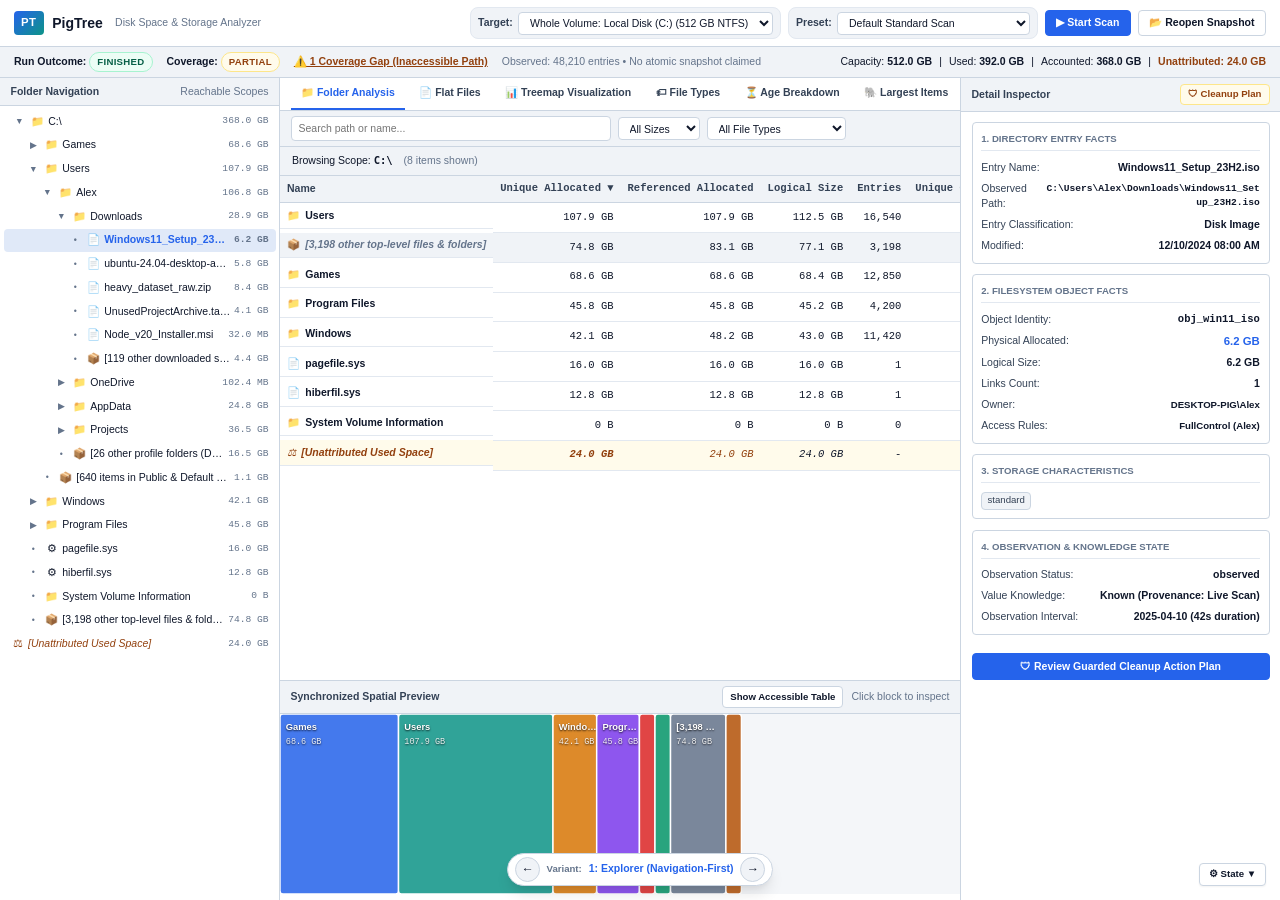
<file: prototypes/core-analysis-workflows/index.html>
<!DOCTYPE html>
<html lang="en">
<head>
  <meta charset="UTF-8">
  <meta name="viewport" content="width=device-width, initial-scale=1.0">
  <title>PigTree - Core Analysis Workflows Prototype</title>
  <link rel="stylesheet" href="style.css">
</head>
<body>
  <div id="app-root"></div>

  <script type="module" src="app.js"></script>
</body>
</html>
</file>
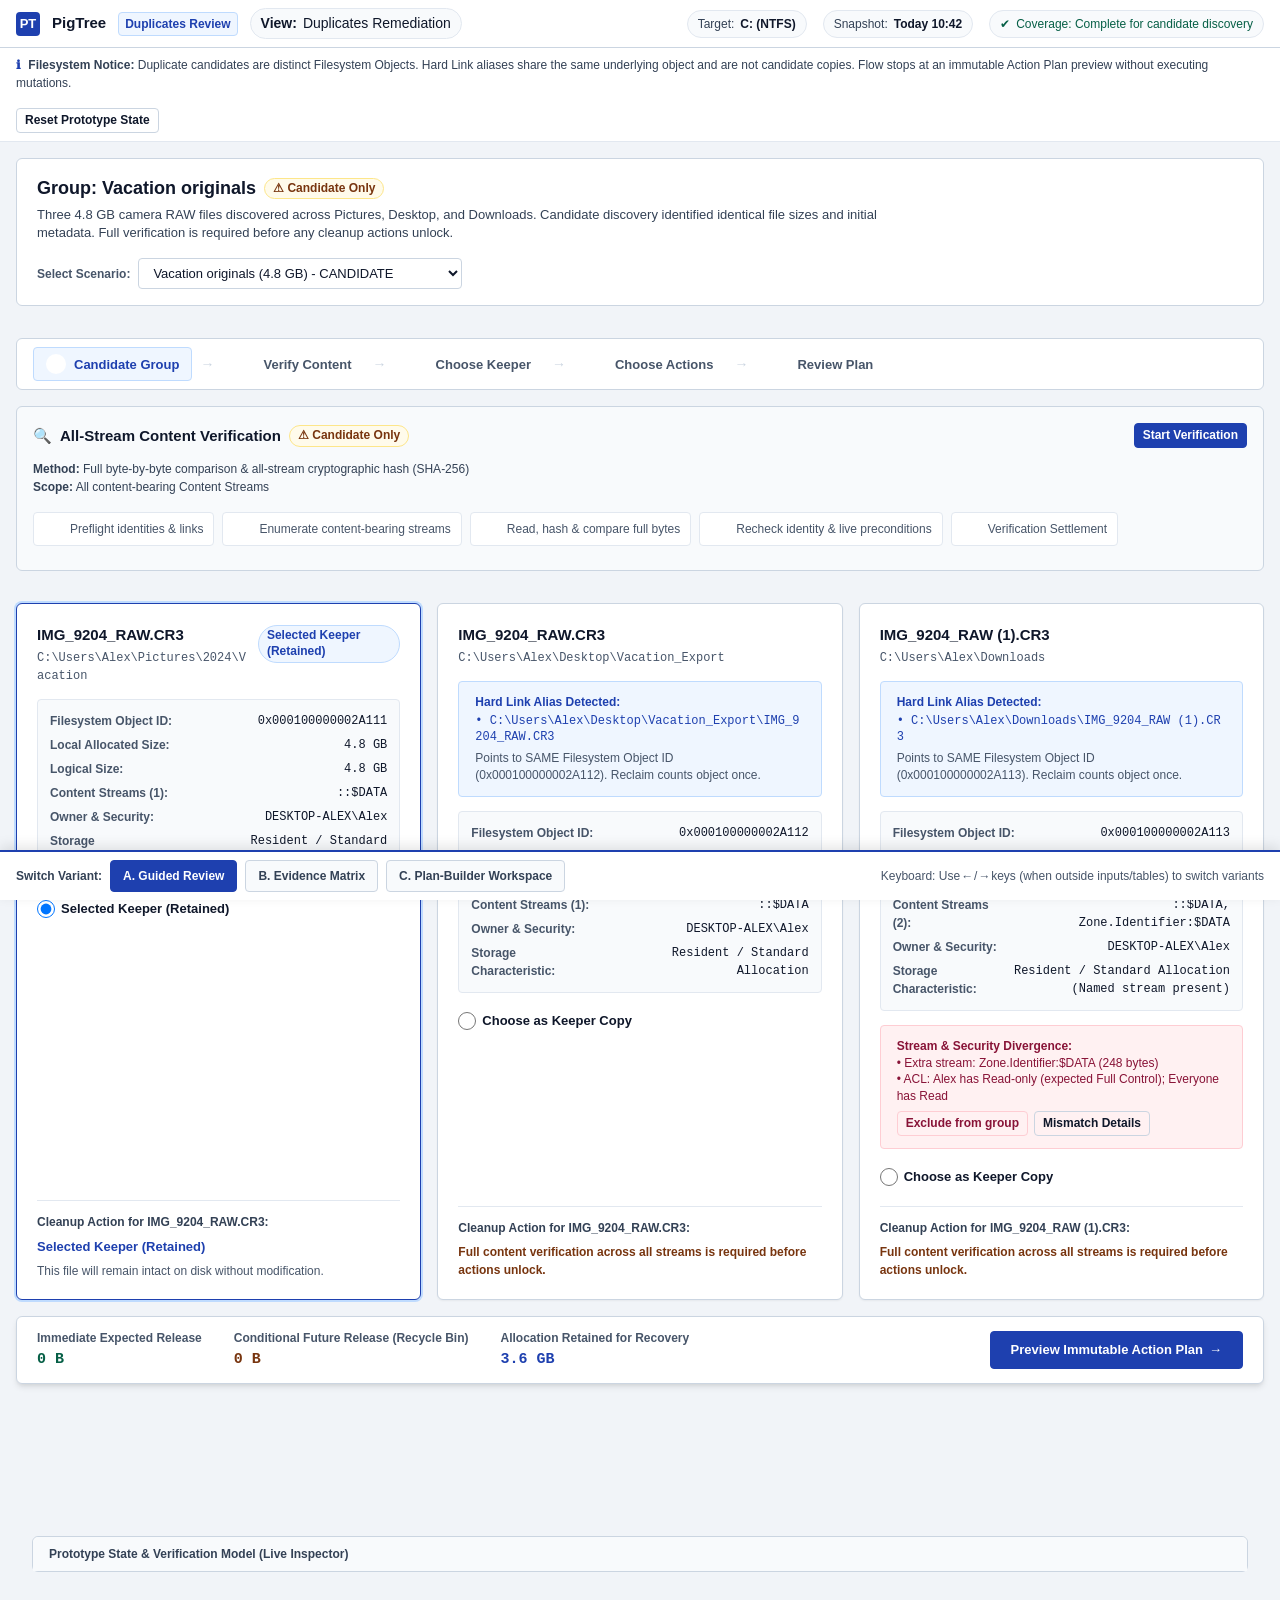
<file: prototypes/duplicate-remediation/index.html>
<!DOCTYPE html>
<html lang="en">
<head>
  <meta charset="UTF-8">
  <meta name="viewport" content="width=device-width, initial-scale=1.0">
  <title>PigTree - Safe Duplicate Review & Remediation Prototype</title>
  <link rel="stylesheet" href="style.css">
</head>
<body>
  <a href="#main-content" class="skip-link">Skip to main content</a>

  <!-- ARIA Live Announcer for screen readers -->
  <div id="aria-live-announcer" class="sr-only" aria-live="polite" aria-atomic="true"></div>

  <!-- Windows Desktop Chrome -->
  <header class="app-chrome" role="banner">
    <div class="chrome-left">
      <span class="brand-icon" aria-hidden="true">PT</span>
      <span class="brand-title">PigTree</span>
      <span class="brand-badge">Duplicates Review</span>
      <span class="meta-pill"><strong>View:</strong> Duplicates Remediation</span>
    </div>
    <div class="chrome-meta">
      <div class="meta-pill">
        <span>Target:</span> <strong>C: (NTFS)</strong>
      </div>
      <div class="meta-pill">
        <span>Snapshot:</span> <strong>Today 10:42</strong>
      </div>
      <div class="meta-pill meta-coverage">
        <span aria-hidden="true">&#x2714;</span> <span>Coverage: Complete for candidate discovery</span>
      </div>
    </div>
  </header>

  <!-- Hard link disclaimer banner -->
  <div class="chrome-notice" role="note" aria-label="Filesystem semantics reminder">
    <div>
      <span class="notice-icon" aria-hidden="true">&#x2139;</span>
      <strong>Filesystem Notice:</strong> Duplicate candidates are distinct Filesystem Objects. Hard Link aliases share the same underlying object and are not candidate copies. Flow stops at an immutable Action Plan preview without executing mutations.
    </div>
    <button id="btn-reset-state" class="btn btn-sm" title="Reset prototype state to initial defaults">Reset Prototype State</button>
  </div>

  <!-- Main Content Workspace -->
  <main id="main-content" tabindex="-1">
    <div id="app-root">
      <!-- Variant View injected dynamically by app.js -->
    </div>

    <!-- Collapsible Prototype State Inspection for reviewers -->
    <div style="max-width: 1600px; margin: 1rem auto; padding: 0 1rem;">
      <details id="state-inspector" class="state-inspector-details">
        <summary class="state-inspector-summary">Prototype State &amp; Verification Model (Live Inspector)</summary>
        <pre id="state-inspector-json" class="state-inspector-content" aria-label="Raw prototype state JSON"></pre>
      </details>
    </div>
  </main>

  <!-- Dialog / Modal Container (No landmark role when empty) -->
  <div id="modal-container"></div>

  <!-- Floating Variant Switcher Bar -->
  <aside class="floating-switcher-bar" aria-label="Prototype Variant Switcher">
    <div class="switcher-variants" role="toolbar" aria-label="Interaction model variants">
      <span style="font-size: var(--font-size-xs); font-weight: 700; color: var(--text-muted);">Switch Variant:</span>
      <button class="switcher-btn" data-variant="guided" id="nav-variant-guided" aria-pressed="false">
        <span>A. Guided Review</span>
      </button>
      <button class="switcher-btn" data-variant="matrix" id="nav-variant-matrix" aria-pressed="false">
        <span>B. Evidence Matrix</span>
      </button>
      <button class="switcher-btn" data-variant="plan" id="nav-variant-plan" aria-pressed="false">
        <span>C. Plan-Builder Workspace</span>
      </button>
    </div>
    <div class="switcher-hint">
      <span>Keyboard: Use <kbd>&larr;</kbd> / <kbd>&rarr;</kbd> keys (when outside inputs/tables) to switch variants</span>
    </div>
  </aside>

  <script type="module" src="app.js"></script>
</body>
</html>
</file>
<file: prototypes/core-analysis-workflows/style.css>
/* PigTree Core Analysis Workflows Prototype Styling */
/* High-contrast friendly, accessible, rem-based scalable sizing, dependency-free */

:root {
  --bg-app: #f4f6f9;
  --bg-surface: #ffffff;
  --bg-subtle: #f0f3f7;
  --bg-hover: #e8ecf2;
  --bg-selected: #e0e9f8;
  --border-color: #cbd5e1;
  --border-subtle: #e2e8f0;
  
  --text-main: #0f172a;
  --text-muted: #334155;
  --text-dim: #64748b;
  --text-accent: #1d4ed8;
  
  --primary: #2563eb;
  --primary-hover: #1d4ed8;
  --primary-subtle: #eff6ff;
  --accent-teal: #0f766e;
  --accent-teal-bg: #f0fdfa;
  --accent-teal-border: #99f6e4;
  
  --accent-amber: #92400e;
  --accent-amber-bg: #fffbeb;
  --accent-amber-border: #fde68a;
  
  --accent-rose: #be123c;
  --accent-rose-bg: #fff1f2;
  --accent-rose-border: #fecdd3;
  
  --accent-purple: #6d28d9;
  --accent-purple-bg: #f5f3ff;
  --accent-purple-border: #ddd6fe;
  
  --accent-emerald: #065f46;
  --accent-emerald-bg: #ecfdf5;
  --accent-emerald-border: #a7f3d0;
  
  --focus-ring: #2563eb;
  --shadow-sm: 0 1px 2px 0 rgba(0, 0, 0, 0.05);
  --shadow-md: 0 4px 6px -1px rgba(0, 0, 0, 0.1), 0 2px 4px -1px rgba(0, 0, 0, 0.06);
  --shadow-lg: 0 10px 15px -3px rgba(0, 0, 0, 0.1), 0 4px 6px -2px rgba(0, 0, 0, 0.05);
  
  --radius-sm: 4px;
  --radius-md: 8px;
  --radius-lg: 12px;
  --radius-pill: 9999px;
  
  --font-family: -apple-system, BlinkMacSystemFont, "Segoe UI", Roboto, "Helvetica Neue", Arial, sans-serif;
  --font-mono: ui-monospace, SFMono-Regular, Menlo, Monaco, Consolas, "Liberation Mono", "Courier New", monospace;
}

@media (prefers-color-scheme: dark) {
  :root {
    --bg-app: #0b1120;
    --bg-surface: #1e293b;
    --bg-subtle: #131d2e;
    --bg-hover: #2d3b52;
    --bg-selected: #1e3a5f;
    --border-color: #334155;
    --border-subtle: #1e293b;
    
    --text-main: #f8fafc;
    --text-muted: #cbd5e1;
    --text-dim: #94a3b8;
    --text-accent: #93c5fd;
    
    --primary: #3b82f6;
    --primary-hover: #60a5fa;
    --primary-subtle: #172554;
    
    --accent-teal: #2dd4bf;
    --accent-teal-bg: #042f2e;
    --accent-teal-border: #115e59;
    
    --accent-amber: #fbbf24;
    --accent-amber-bg: #451a03;
    --accent-amber-border: #78350f;
    
    --accent-rose: #fb7185;
    --accent-rose-bg: #4c0519;
    --accent-rose-border: #881337;
    
    --accent-purple: #c084fc;
    --accent-purple-bg: #2e1065;
    --accent-purple-border: #581c87;
    
    --accent-emerald: #34d399;
    --accent-emerald-bg: #022c22;
    --accent-emerald-border: #064e3b;
    
    --focus-ring: #60a5fa;
  }
}

*, *::before, *::after {
  box-sizing: border-box;
  margin: 0;
  padding: 0;
}

html, body {
  height: 100%;
  font-family: var(--font-family);
  color: var(--text-main);
  background-color: var(--bg-app);
  font-size: 14px;
  line-height: 1.5;
  -webkit-font-smoothing: antialiased;
}

button, input, select, textarea {
  font: inherit;
  color: inherit;
}

a {
  color: var(--primary);
  text-decoration: none;
}
a:hover {
  text-decoration: underline;
}

:focus-visible {
  outline: 2px solid var(--focus-ring);
  outline-offset: 2px;
}

.visually-hidden {
  position: absolute;
  width: 1px;
  height: 1px;
  padding: 0;
  margin: -1px;
  overflow: hidden;
  clip: rect(0, 0, 0, 0);
  white-space: nowrap;
  border: 0;
}

/* App container */
.app-container {
  display: flex;
  flex-direction: column;
  height: 100vh;
  overflow: hidden;
  position: relative;
}

/* Header & Top Bar */
.app-header {
  background-color: var(--bg-surface);
  border-bottom: 1px solid var(--border-color);
  padding: 0.5rem 1rem;
  display: flex;
  align-items: center;
  justify-content: space-between;
  gap: 0.75rem;
  flex-shrink: 0;
  z-index: 10;
}

.brand-section {
  display: flex;
  align-items: center;
  gap: 0.625rem;
}

.logo-badge {
  background: linear-gradient(135deg, #2563eb, #0d9488);
  color: white;
  font-weight: 700;
  font-size: 0.8125rem;
  padding: 0.25rem 0.5rem;
  border-radius: var(--radius-sm);
  letter-spacing: 0.5px;
}

.brand-title {
  font-size: 1rem;
  font-weight: 700;
  color: var(--text-main);
}

.brand-tagline {
  font-size: 0.75rem;
  color: var(--text-dim);
  margin-left: 0.25rem;
}

/* Target & Preset Controls */
.header-controls {
  display: flex;
  align-items: center;
  gap: 0.5rem;
  flex-wrap: wrap;
}

.control-group {
  display: flex;
  align-items: center;
  gap: 0.375rem;
  background-color: var(--bg-subtle);
  padding: 0.25rem 0.5rem;
  border-radius: var(--radius-md);
  border: 1px solid var(--border-subtle);
}

.control-label {
  font-size: 0.75rem;
  font-weight: 600;
  color: var(--text-muted);
  white-space: nowrap;
}

.select-input, .text-input {
  background-color: var(--bg-surface);
  border: 1px solid var(--border-color);
  padding: 0.25rem 0.5rem;
  border-radius: var(--radius-sm);
  font-size: 0.75rem;
  color: var(--text-main);
}
.select-input:focus, .text-input:focus {
  border-color: var(--primary);
}

.btn {
  display: inline-flex;
  align-items: center;
  justify-content: center;
  gap: 0.375rem;
  padding: 0.3125rem 0.75rem;
  font-size: 0.75rem;
  font-weight: 600;
  border-radius: var(--radius-sm);
  cursor: pointer;
  border: 1px solid var(--border-color);
  background-color: var(--bg-surface);
  color: var(--text-main);
  transition: background-color 0.15s ease, border-color 0.15s ease;
}

.btn:hover {
  background-color: var(--bg-hover);
}

.btn-primary {
  background-color: var(--primary);
  border-color: var(--primary);
  color: #ffffff;
}
.btn-primary:hover {
  background-color: var(--primary-hover);
}

.btn-accent {
  background-color: var(--accent-teal);
  border-color: var(--accent-teal);
  color: #ffffff;
}

.btn-sm {
  padding: 0.1875rem 0.5rem;
  font-size: 0.6875rem;
}

.btn-warning {
  background-color: var(--accent-amber-bg);
  border-color: var(--accent-amber-border);
  color: var(--accent-amber);
}

.btn-danger {
  background-color: var(--accent-rose);
  border-color: var(--accent-rose);
  color: #ffffff;
}

.btn-drawer-toggle {
  display: none;
  margin-left: auto;
}

/* Historical Snapshot Banner */
.historical-banner {
  background-color: var(--accent-purple-bg);
  border-bottom: 1px solid var(--accent-purple-border);
  padding: 0.375rem 1rem;
  font-size: 0.75rem;
  color: var(--accent-purple);
  font-weight: 600;
  display: flex;
  align-items: center;
  justify-content: space-between;
  gap: 0.75rem;
}

/* Coverage & Scan Status Strip */
.status-strip {
  background-color: var(--bg-subtle);
  border-bottom: 1px solid var(--border-color);
  padding: 0.375rem 1rem;
  display: flex;
  align-items: center;
  justify-content: space-between;
  font-size: 0.75rem;
  gap: 0.75rem;
  flex-shrink: 0;
  flex-wrap: wrap;
}

.status-indicators {
  display: flex;
  align-items: center;
  gap: 1rem;
  flex-wrap: wrap;
}

.status-strip-metrics {
  display: flex;
  align-items: center;
  gap: 0.5rem;
  flex-wrap: wrap;
  font-size: 0.75rem;
}

.status-badge {
  display: inline-flex;
  align-items: center;
  gap: 0.3125rem;
  padding: 0.125rem 0.5rem;
  border-radius: var(--radius-pill);
  font-size: 0.6875rem;
  font-weight: 700;
  letter-spacing: 0.3px;
}

.badge-complete {
  background-color: var(--accent-emerald-bg);
  color: var(--accent-emerald);
  border: 1px solid var(--accent-emerald-border);
}
.badge-partial {
  background-color: var(--accent-amber-bg);
  color: var(--accent-amber);
  border: 1px solid var(--accent-amber-border);
}
.badge-indeterminate {
  background-color: var(--bg-subtle);
  color: var(--text-dim);
  border: 1px solid var(--border-color);
}
.badge-active {
  background-color: var(--primary-subtle);
  color: var(--primary);
  border: 1px solid var(--primary);
}

.gap-link-btn {
  background: none;
  border: none;
  padding: 0;
  color: var(--accent-amber);
  font-weight: 700;
  cursor: pointer;
  text-decoration: underline;
  font-size: 0.75rem;
}

/* Main workspace layout */
.workspace-root {
  display: flex;
  flex: 1;
  overflow: hidden;
  position: relative;
}

/* Layout for Variant 1: Explorer */
.variant-explorer-layout {
  display: flex;
  flex: 1;
  height: 100%;
  overflow: hidden;
}

.explorer-sidebar {
  width: 280px;
  min-width: 220px;
  border-right: 1px solid var(--border-color);
  background-color: var(--bg-surface);
  display: flex;
  flex-direction: column;
  flex-shrink: 0;
}

.explorer-main {
  flex: 1;
  display: flex;
  flex-direction: column;
  min-width: 0;
  background-color: var(--bg-app);
}

.explorer-center {
  flex: 1;
  display: flex;
  flex-direction: column;
  min-height: 0;
  overflow: hidden;
}

.explorer-subpanel {
  height: 220px;
  min-height: 140px;
  border-top: 1px solid var(--border-color);
  background-color: var(--bg-surface);
  display: flex;
  flex-direction: column;
  flex-shrink: 0;
}

.explorer-inspector {
  width: 320px;
  min-width: 260px;
  border-left: 1px solid var(--border-color);
  background-color: var(--bg-surface);
  display: flex;
  flex-direction: column;
  flex-shrink: 0;
  overflow-y: auto;
}

/* Layout for Variant 2: Insights */
.variant-insights-layout {
  display: flex;
  flex: 1;
  flex-direction: row;
  overflow: hidden;
  background-color: var(--bg-app);
}

.insights-content {
  flex: 1;
  display: flex;
  flex-direction: column;
  overflow-y: auto;
  padding: 1rem;
  gap: 1rem;
  min-width: 0;
}

.insights-card-grid {
  display: grid;
  grid-template-columns: repeat(auto-fit, minmax(260px, 1fr));
  gap: 1rem;
  width: 100%;
}

.insight-card {
  background-color: var(--bg-surface);
  border: 1px solid var(--border-color);
  border-radius: var(--radius-md);
  padding: 1rem;
  display: flex;
  flex-direction: column;
  gap: 0.5rem;
  box-shadow: var(--shadow-sm);
  transition: transform 0.1s ease, border-color 0.15s ease;
}

.insight-card:hover {
  border-color: var(--primary);
}

.insight-card.card-purple {
  border-left: 4px solid var(--accent-purple);
}
.insight-card.card-teal {
  border-left: 4px solid var(--accent-teal);
}
.insight-card.card-amber {
  border-left: 4px solid var(--accent-amber);
}

.insight-card-header {
  display: flex;
  align-items: flex-start;
  justify-content: space-between;
  gap: 0.5rem;
}

.insight-question {
  font-size: 0.875rem;
  font-weight: 700;
  color: var(--text-main);
}

.insight-metric-highlight {
  font-size: 1.25rem;
  font-weight: 800;
  color: var(--primary);
  white-space: nowrap;
}

.highlight-purple { color: var(--accent-purple); }
.highlight-teal { color: var(--accent-teal); }
.highlight-amber { color: var(--accent-amber); }

.insight-explanation {
  font-size: 0.75rem;
  color: var(--text-muted);
  line-height: 1.4;
}

.insight-bullets {
  font-size: 0.75rem;
  padding-left: 1.125rem;
  color: var(--text-muted);
  display: flex;
  flex-direction: column;
  gap: 0.25rem;
}

.insight-actions {
  display: flex;
  gap: 0.375rem;
  margin-top: auto;
  padding-top: 0.375rem;
  flex-wrap: wrap;
}

.insights-drilldown-section {
  background-color: var(--bg-surface);
  border: 1px solid var(--border-color);
  border-radius: var(--radius-md);
  padding: 1rem;
  display: flex;
  flex-direction: column;
  gap: 0.75rem;
  margin-bottom: 2rem;
}

/* Layout for Variant 3: Workbench */
.variant-workbench-layout {
  display: flex;
  flex-direction: column;
  flex: 1;
  overflow: hidden;
  background-color: var(--bg-app);
}

.workbench-command-bar {
  background-color: var(--bg-surface);
  border-bottom: 1px solid var(--border-color);
  padding: 0.375rem 0.75rem;
  display: flex;
  align-items: center;
  gap: 0.5rem;
  flex-wrap: wrap;
  font-size: 0.75rem;
}

.workbench-bar-label {
  font-size: 0.75rem;
  font-weight: 700;
  color: var(--text-muted);
}

.workbench-filter-tokens {
  display: flex;
  align-items: center;
  gap: 0.375rem;
  flex-wrap: wrap;
}

.filter-token {
  background-color: var(--bg-subtle);
  border: 1px solid var(--border-color);
  padding: 0.125rem 0.5rem;
  border-radius: var(--radius-sm);
  font-size: 0.6875rem;
  font-weight: 600;
  display: inline-flex;
  align-items: center;
  gap: 0.25rem;
  cursor: pointer;
  color: var(--text-muted);
}

.filter-token:hover {
  background-color: var(--bg-hover);
  color: var(--text-main);
}

.filter-token.active {
  background-color: var(--primary-subtle);
  border-color: var(--primary);
  color: var(--primary);
  font-weight: 700;
}

.filter-token.token-preset {
  background-color: var(--accent-purple-bg);
  border-color: var(--accent-purple-border);
  color: var(--accent-purple);
}

.workbench-body {
  display: flex;
  flex: 1;
  overflow: hidden;
}

.workbench-table-area {
  flex: 1;
  display: flex;
  flex-direction: column;
  overflow: hidden;
  background-color: var(--bg-surface);
  min-width: 0;
}

.workbench-side-panels {
  width: 360px;
  min-width: 280px;
  border-left: 1px solid var(--border-color);
  background-color: var(--bg-surface);
  display: flex;
  flex-direction: column;
  overflow-y: auto;
  flex-shrink: 0;
}

/* Generic Panel Header & Content */
.panel-header {
  background-color: var(--bg-subtle);
  border-bottom: 1px solid var(--border-color);
  padding: 0.375rem 0.75rem;
  display: flex;
  align-items: center;
  justify-content: space-between;
  font-size: 0.75rem;
  font-weight: 700;
  color: var(--text-muted);
  flex-shrink: 0;
}

.panel-body {
  flex: 1;
  overflow: auto;
  padding: 0.5rem;
}

/* Views Navigation Bar (Tabs) */
.view-tabs-bar {
  background-color: var(--bg-surface);
  border-bottom: 1px solid var(--border-color);
  display: flex;
  align-items: center;
  padding: 0 0.75rem;
  gap: 0.25rem;
  flex-shrink: 0;
  overflow-x: auto;
}

.tab-btn {
  padding: 0.5rem 0.75rem;
  font-size: 0.75rem;
  font-weight: 600;
  color: var(--text-muted);
  border: none;
  background: none;
  border-bottom: 2px solid transparent;
  cursor: pointer;
  display: inline-flex;
  align-items: center;
  gap: 0.375rem;
  white-space: nowrap;
}

.tab-btn:hover {
  color: var(--text-main);
}

.tab-btn.active {
  color: var(--primary);
  border-bottom-color: var(--primary);
  font-weight: 700;
}

/* Filter toolbar */
.filter-toolbar {
  padding: 0.375rem 0.75rem;
  background-color: var(--bg-subtle);
  border-bottom: 1px solid var(--border-color);
  display: flex;
  align-items: center;
  gap: 0.5rem;
  flex-wrap: wrap;
}

/* Tree Component */
.tree-view {
  overflow-y: auto;
  font-size: 0.75rem;
  padding: 0.25rem 0;
}

.tree-node {
  display: flex;
  align-items: center;
  gap: 0.25rem;
  padding: 0.25rem 0.5rem;
  cursor: pointer;
  user-select: none;
  border-radius: var(--radius-sm);
  margin: 1px 0.25rem;
}

.tree-node:hover {
  background-color: var(--bg-hover);
}

.tree-node.selected {
  background-color: var(--bg-selected);
  color: var(--primary);
  font-weight: 700;
}

.tree-toggle-btn {
  width: 1.125rem;
  height: 1.125rem;
  display: inline-flex;
  align-items: center;
  justify-content: center;
  font-size: 0.625rem;
  color: var(--text-dim);
  background: none;
  border: none;
  cursor: pointer;
  padding: 0;
  border-radius: 2px;
}
.tree-toggle-btn:hover {
  background-color: var(--bg-hover);
  color: var(--text-main);
}

.tree-toggle-spacer {
  width: 1.125rem;
  display: inline-flex;
  justify-content: center;
  color: var(--text-dim);
  font-size: 0.625rem;
}

.tree-icon {
  width: 1rem;
  height: 1rem;
  display: inline-flex;
  align-items: center;
  justify-content: center;
  font-size: 0.75rem;
}

.tree-title {
  flex: 1;
  white-space: nowrap;
  overflow: hidden;
  text-overflow: ellipsis;
}

.tree-badge {
  font-size: 0.6875rem;
  color: var(--text-dim);
  font-family: var(--font-mono);
}

/* Data Table */
.data-table-container {
  flex: 1;
  overflow: auto;
  position: relative;
  background-color: var(--bg-surface);
}

.data-table {
  width: 100%;
  border-collapse: collapse;
  font-size: 0.75rem;
  text-align: left;
}

.data-table th {
  position: sticky;
  top: 0;
  background-color: var(--bg-subtle);
  border-bottom: 1px solid var(--border-color);
  padding: 0.375rem 0.5rem;
  font-weight: 700;
  color: var(--text-muted);
  white-space: nowrap;
  user-select: none;
  cursor: pointer;
  z-index: 2;
}

.data-table th:hover {
  color: var(--text-main);
  background-color: var(--bg-hover);
}

.data-table td {
  padding: 0.3125rem 0.5rem;
  border-bottom: 1px solid var(--border-subtle);
  white-space: nowrap;
}

.data-table tr {
  cursor: pointer;
}

.data-table tr:hover td {
  background-color: var(--bg-hover);
}

.data-table tr.selected td {
  background-color: var(--bg-selected);
  color: var(--primary);
  font-weight: 700;
}

.data-table tr.reconciliation-row td {
  background-color: var(--accent-amber-bg);
  font-style: italic;
}

.data-table tr.summary-row td {
  background-color: var(--bg-subtle);
}

.cell-mono {
  font-family: var(--font-mono);
  text-align: right;
}

.cell-name {
  display: flex;
  align-items: center;
  gap: 0.375rem;
}

/* Treemap Styling */
.treemap-container {
  width: 100%;
  height: 100%;
  position: relative;
  overflow: hidden;
  background-color: var(--bg-app);
}

.treemap-svg {
  width: 100%;
  height: 100%;
  display: block;
}

.treemap-cell-group {
  cursor: pointer;
}

.treemap-cell {
  stroke: var(--bg-surface);
  stroke-width: 1.5;
  transition: fill-opacity 0.15s ease;
}

.treemap-cell-group:hover .treemap-cell {
  fill-opacity: 1.0;
}

.treemap-cell.selected {
  stroke: #ffffff;
  stroke-width: 2.5;
  filter: drop-shadow(0 0 4px rgba(37, 99, 235, 0.6));
}

.treemap-label {
  fill: #ffffff;
  font-size: 0.6875rem;
  font-weight: 700;
  text-shadow: 0 1px 2px rgba(0,0,0,0.8);
  pointer-events: none;
}

.treemap-sublabel {
  fill: rgba(255, 255, 255, 0.9);
  font-size: 0.625rem;
  font-family: var(--font-mono);
  text-shadow: 0 1px 2px rgba(0,0,0,0.8);
  pointer-events: none;
}

/* Fact Tags & Badges */
.fact-tag {
  display: inline-block;
  padding: 0.0625rem 0.375rem;
  background-color: var(--bg-subtle);
  border: 1px solid var(--border-color);
  border-radius: var(--radius-sm);
  font-size: 0.6875rem;
  color: var(--text-muted);
}

.fact-tag.tag-purple {
  background-color: var(--accent-purple-bg);
  border-color: var(--accent-purple-border);
  color: var(--accent-purple);
  font-weight: 600;
}

.fact-tag.tag-warning {
  background-color: var(--accent-amber-bg);
  border-color: var(--accent-amber-border);
  color: var(--accent-amber);
  font-weight: 600;
}

/* Callouts in Modals & Inspector */
.callout-amber {
  background-color: var(--accent-amber-bg);
  border: 1px solid var(--accent-amber-border);
  color: var(--text-main);
  padding: 0.75rem;
  border-radius: var(--radius-sm);
  font-size: 0.75rem;
  line-height: 1.4;
}

.callout-rose {
  background-color: var(--accent-rose-bg);
  border: 1px solid var(--accent-rose-border);
  color: var(--text-main);
  padding: 0.75rem;
  border-radius: var(--radius-sm);
  font-size: 0.75rem;
  line-height: 1.4;
}

.callout-emerald {
  background-color: var(--accent-emerald-bg);
  border: 1px solid var(--accent-emerald-border);
  color: var(--text-main);
  padding: 0.75rem;
  border-radius: var(--radius-sm);
  font-size: 0.75rem;
  line-height: 1.4;
}

/* Detail Inspector Card */
.inspector-card {
  padding: 0.75rem;
  display: flex;
  flex-direction: column;
  gap: 0.75rem;
}

.inspector-section {
  background-color: var(--bg-surface);
  border: 1px solid var(--border-color);
  border-radius: var(--radius-sm);
  padding: 0.625rem;
  display: flex;
  flex-direction: column;
  gap: 0.375rem;
}

.inspector-section-title {
  font-size: 0.6875rem;
  font-weight: 700;
  text-transform: uppercase;
  color: var(--text-dim);
  border-bottom: 1px solid var(--border-subtle);
  padding-bottom: 0.25rem;
  margin-bottom: 0.25rem;
}

.fact-row {
  display: flex;
  justify-content: space-between;
  align-items: center;
  font-size: 0.75rem;
  gap: 0.5rem;
}

.fact-label {
  color: var(--text-muted);
}

.fact-value {
  font-weight: 600;
  color: var(--text-main);
  text-align: right;
}

.fact-badge-list {
  display: flex;
  flex-wrap: wrap;
  gap: 0.25rem;
}

/* Modals */
.modal-overlay {
  position: fixed;
  inset: 0;
  background-color: rgba(15, 23, 42, 0.7);
  display: flex;
  align-items: center;
  justify-content: center;
  z-index: 100;
  padding: 1rem;
}

.modal-card {
  background-color: var(--bg-surface);
  border: 1px solid var(--border-color);
  border-radius: var(--radius-md);
  box-shadow: var(--shadow-lg);
  width: 100%;
  max-width: 520px;
  max-height: 90vh;
  display: flex;
  flex-direction: column;
  overflow: hidden;
  animation: modal-pop 0.15s ease-out;
}

@keyframes modal-pop {
  from { transform: scale(0.96); opacity: 0; }
  to { transform: scale(1); opacity: 1; }
}

.modal-header {
  padding: 0.75rem 1rem;
  border-bottom: 1px solid var(--border-color);
  display: flex;
  align-items: center;
  justify-content: space-between;
}

.modal-title {
  font-size: 0.9375rem;
  font-weight: 700;
}

.modal-body {
  padding: 1rem;
  overflow-y: auto;
  display: flex;
  flex-direction: column;
  gap: 0.75rem;
}

.modal-footer {
  padding: 0.75rem 1rem;
  border-top: 1px solid var(--border-color);
  background-color: var(--bg-subtle);
  display: flex;
  justify-content: flex-end;
  gap: 0.5rem;
}

/* Floating Variant Switcher */
.variant-switcher {
  position: fixed;
  bottom: 1rem;
  left: 50%;
  transform: translateX(-50%);
  background-color: var(--bg-surface);
  border: 1px solid var(--border-color);
  border-radius: var(--radius-pill);
  padding: 0.25rem 0.5rem;
  display: flex;
  align-items: center;
  gap: 0.5rem;
  box-shadow: var(--shadow-lg);
  z-index: 40;
}

.switcher-btn {
  background: var(--bg-subtle);
  border: 1px solid var(--border-color);
  border-radius: var(--radius-pill);
  width: 1.75rem;
  height: 1.75rem;
  display: inline-flex;
  align-items: center;
  justify-content: center;
  cursor: pointer;
  font-weight: 700;
  font-size: 0.875rem;
}
.switcher-btn:hover {
  background: var(--bg-hover);
}

.switcher-label {
  font-size: 0.6875rem;
  color: var(--text-dim);
  font-weight: 600;
}

.switcher-pill {
  font-size: 0.75rem;
  font-weight: 700;
  color: var(--primary);
}

/* State Panel */
.state-panel-container {
  position: fixed;
  bottom: 1rem;
  right: 1rem;
  z-index: 50;
  display: flex;
  flex-direction: column;
  align-items: flex-end;
}

.state-toggle-btn {
  background-color: var(--bg-surface);
  border: 1px solid var(--border-color);
  border-radius: var(--radius-sm);
  padding: 0.25rem 0.625rem;
  font-size: 0.6875rem;
  font-weight: 600;
  cursor: pointer;
  box-shadow: var(--shadow-sm);
}

.state-panel-card {
  width: 320px;
  max-height: 400px;
  background-color: var(--bg-surface);
  border: 1px solid var(--border-color);
  border-radius: var(--radius-md);
  box-shadow: var(--shadow-lg);
  margin-top: 0.25rem;
  display: flex;
  flex-direction: column;
  overflow: hidden;
}

.state-json-view {
  flex: 1;
  overflow: auto;
  padding: 0.5rem;
  font-family: var(--font-mono);
  font-size: 0.6875rem;
  background-color: var(--bg-subtle);
  color: var(--text-main);
  white-space: pre-wrap;
  word-break: break-all;
}

/* Responsive and narrow viewport layouts (Requirement 16) */
@media (max-width: 900px) {
  .btn-drawer-toggle {
    display: inline-flex;
  }
  
  .explorer-sidebar {
    width: 200px;
  }
  
  .explorer-inspector {
    display: none;
    position: absolute;
    right: 0;
    top: 0;
    bottom: 0;
    width: 300px;
    z-index: 20;
    box-shadow: var(--shadow-lg);
  }
  .explorer-inspector.drawer-visible {
    display: flex;
  }

  .workbench-side-panels {
    display: none;
    position: absolute;
    right: 0;
    top: 0;
    bottom: 0;
    width: 320px;
    z-index: 20;
    box-shadow: var(--shadow-lg);
  }
  .workbench-side-panels.drawer-visible {
    display: flex;
  }
  
  .insights-card-grid {
    grid-template-columns: 1fr;
  }
}

@media (max-width: 640px) {
  .variant-explorer-layout {
    flex-direction: column;
  }
  .explorer-sidebar {
    width: 100%;
    height: 180px;
    border-right: none;
    border-bottom: 1px solid var(--border-color);
  }
  .header-controls {
    width: 100%;
  }
  .app-header {
    flex-direction: column;
    align-items: flex-start;
  }
}

/* Forced Colors (High Contrast Mode) Support (Requirement 18) */
@media (forced-colors: active) {
  :root {
    --focus-ring: Highlight;
  }
  .btn, .tab-btn, .filter-token, .status-badge, .insight-card {
    forced-color-adjust: auto;
    border: 1px solid ButtonText;
  }
  .tab-btn.active {
    border-bottom: 3px solid Highlight;
  }
  .data-table tr.selected td {
    background-color: Highlight;
    color: HighlightText;
  }
}

/* Reduced Motion */
@media (prefers-reduced-motion: reduce) {
  *, *::before, *::after {
    transition-duration: 0.001s !important;
    animation-duration: 0.001s !important;
  }
}
</file>
<file: prototypes/duplicate-remediation/style.css>
/* PigTree - Duplicate Review & Remediation Prototype Stylesheet */
/* Windows-first restrained neutral design, high-contrast, scalable rem-based typography */

@media (prefers-reduced-motion: reduce) {
  *,
  *::before,
  *::after {
    animation-duration: 0.01ms !important;
    animation-iteration-count: 1 !important;
    transition-duration: 0.01ms !important;
    scroll-behavior: auto !important;
  }
}

:root {
  --bg-app: #f1f4f8;
  --bg-surface: #ffffff;
  --bg-subtle: #f8fafc;
  --bg-hover: #e2e8f0;
  --bg-selected: #e0e9f8;
  --border-color: #cbd5e1;
  --border-subtle: #e2e8f0;
  --border-focus: #2563eb;

  --text-main: #0f172a;
  --text-muted: #334155;
  --text-dim: #475569;
  --text-accent: #1d4ed8;

  --primary: #1e40af;
  --primary-hover: #1d4ed8;
  --primary-subtle: #eff6ff;
  --primary-border: #bfdbfe;

  --accent-amber: #78350f;
  --accent-amber-bg: #fffbeb;
  --accent-amber-border: #fde68a;

  --accent-rose: #881337;
  --accent-rose-bg: #fff1f2;
  --accent-rose-border: #fecdd3;

  --accent-emerald: #065f46;
  --accent-emerald-bg: #ecfdf5;
  --accent-emerald-border: #a7f3d0;

  --accent-purple: #5b21b6;
  --accent-purple-bg: #f5f3ff;
  --accent-purple-border: #ddd6fe;

  --accent-slate: #334155;
  --accent-slate-bg: #f1f5f9;
  --accent-slate-border: #cbd5e1;

  --focus-ring: 2px solid #1e40af;
  --shadow-sm: 0 1px 2px 0 rgba(0, 0, 0, 0.05);
  --shadow-md: 0 4px 6px -1px rgba(0, 0, 0, 0.1), 0 2px 4px -1px rgba(0, 0, 0, 0.06);
  --shadow-lg: 0 10px 15px -3px rgba(0, 0, 0, 0.1), 0 4px 6px -2px rgba(0, 0, 0, 0.05);
  --shadow-drawer: -4px 0 15px rgba(0, 0, 0, 0.15);

  --radius-sm: 4px;
  --radius-md: 6px;
  --radius-lg: 8px;
  --radius-pill: 9999px;

  --font-family: "Segoe UI Variable Text", "Segoe UI", -apple-system, BlinkMacSystemFont, Roboto, sans-serif;
  --font-mono: Consolas, "Cascadia Code", "Courier New", monospace;
  --font-size-xs: 0.75rem;
  --font-size-sm: 0.8125rem;
  --font-size-base: 0.875rem;
  --font-size-md: 0.9375rem;
  --font-size-lg: 1.125rem;
  --font-size-xl: 1.25rem;
  --font-size-2xl: 1.5rem;
}

@media (prefers-color-scheme: dark) {
  :root {
    --bg-app: #0f172a;
    --bg-surface: #1e293b;
    --bg-subtle: #182234;
    --bg-hover: #334155;
    --bg-selected: #1e3a5f;
    --border-color: #334155;
    --border-subtle: #1e293b;

    --text-main: #f8fafc;
    --text-muted: #cbd5e1;
    --text-dim: #94a3b8;
    --text-accent: #60a5fa;

    --primary: #3b82f6;
    --primary-hover: #60a5fa;
    --primary-subtle: #1e293b;
    --primary-border: #2563eb;

    --accent-amber: #fef08a;
    --accent-amber-bg: #451a03;
    --accent-amber-border: #78350f;

    --accent-rose: #fecdd3;
    --accent-rose-bg: #4c0519;
    --accent-rose-border: #881337;

    --accent-emerald: #6ee7b7;
    --accent-emerald-bg: #064e3b;
    --accent-emerald-border: #047857;

    --accent-purple: #ddd6fe;
    --accent-purple-bg: #3b0764;
    --accent-purple-border: #6b21a8;

    --accent-slate: #cbd5e1;
    --accent-slate-bg: #1e293b;
    --accent-slate-border: #475569;

    --focus-ring: 2px solid #60a5fa;
    --shadow-sm: 0 1px 2px 0 rgba(0, 0, 0, 0.4);
    --shadow-md: 0 4px 6px -1px rgba(0, 0, 0, 0.5);
    --shadow-lg: 0 10px 15px -3px rgba(0, 0, 0, 0.6);
  }
}

@media (forced-colors: active) {
  :root {
    --bg-app: Canvas;
    --bg-surface: Canvas;
    --bg-subtle: Canvas;
    --bg-hover: Highlight;
    --bg-selected: Highlight;
    --border-color: CanvasText;
    --border-subtle: CanvasText;
    --text-main: CanvasText;
    --text-muted: CanvasText;
    --text-dim: CanvasText;
    --text-accent: Highlight;
    --primary: Highlight;
    --focus-ring: 2px solid Highlight;
  }
  .badge, .btn, .card, .step-item, .modal-dialog, .matrix-table th, .matrix-table td, .queue-item-card, .copy-card, .callout-box, .select-input {
    border: 1px solid CanvasText !important;
  }
  .btn-primary, .switcher-btn.active, .rail-step.active, .queue-item-card.active, .copy-card.is-keeper {
    outline: 2px solid Highlight !important;
  }
}

*, *::before, *::after {
  box-sizing: border-box;
  margin: 0;
  padding: 0;
}

html, body {
  overflow-x: hidden;
  width: 100%;
}

body {
  font-family: var(--font-family);
  font-size: var(--font-size-base);
  line-height: 1.5;
  color: var(--text-main);
  background-color: var(--bg-app);
  min-height: 100vh;
  display: flex;
  flex-direction: column;
}

/* Accessibility Skip Link */
.skip-link {
  position: absolute;
  top: -40px;
  left: 0;
  background: var(--primary);
  color: #ffffff;
  padding: 0.5rem 1rem;
  z-index: 10000;
  text-decoration: none;
  font-weight: 600;
  border-radius: 0 0 var(--radius-sm) 0;
}
.skip-link:focus {
  top: 0;
}

.sr-only {
  position: absolute;
  width: 1px;
  height: 1px;
  padding: 0;
  margin: -1px;
  overflow: hidden;
  clip: rect(0, 0, 0, 0);
  white-space: nowrap;
  border-width: 0;
}

/* Windows App Desktop Chrome */
.app-chrome {
  background-color: var(--bg-surface);
  border-bottom: 1px solid var(--border-color);
  padding: 0.5rem 1rem;
  display: flex;
  align-items: center;
  justify-content: space-between;
  gap: 1rem;
  flex-wrap: wrap;
  box-shadow: var(--shadow-sm);
}

.chrome-left {
  display: flex;
  align-items: center;
  gap: 0.75rem;
}

.brand-icon {
  width: 24px;
  height: 24px;
  background: var(--primary);
  color: #fff;
  border-radius: var(--radius-sm);
  display: inline-flex;
  align-items: center;
  justify-content: center;
  font-weight: 700;
  font-size: var(--font-size-sm);
}

.brand-title {
  font-weight: 700;
  font-size: var(--font-size-md);
  color: var(--text-main);
}

.brand-badge {
  font-size: var(--font-size-xs);
  background-color: var(--primary-subtle);
  color: var(--primary);
  border: 1px solid var(--primary-border);
  padding: 0.125rem 0.375rem;
  border-radius: var(--radius-sm);
  font-weight: 600;
}

.chrome-meta {
  display: flex;
  align-items: center;
  gap: 1rem;
  font-size: var(--font-size-xs);
  color: var(--text-muted);
}

.meta-pill {
  display: inline-flex;
  align-items: center;
  gap: 0.375rem;
  background-color: var(--bg-subtle);
  padding: 0.25rem 0.625rem;
  border-radius: var(--radius-pill);
  border: 1px solid var(--border-subtle);
}

.meta-pill strong {
  color: var(--text-main);
}

.meta-coverage {
  color: var(--accent-emerald);
}

/* Chrome Notice Banner */
.chrome-notice {
  background-color: var(--bg-surface);
  border-bottom: 1px solid var(--border-subtle);
  padding: 0.5rem 1rem;
  font-size: var(--font-size-xs);
  color: var(--text-muted);
  display: flex;
  align-items: center;
  justify-content: space-between;
  gap: 1rem;
  flex-wrap: wrap;
}

.notice-icon {
  color: var(--primary);
  font-weight: 700;
  margin-right: 0.25rem;
}

/* Main Content Workspace */
#main-content {
  flex: 1;
  padding: 1rem;
  max-width: 1600px;
  width: 100%;
  margin: 0 auto;
  outline: none;
}

/* Base Buttons and Form Controls with Min 24x24 px Target Sizes */
.btn {
  display: inline-flex;
  align-items: center;
  justify-content: center;
  gap: 0.375rem;
  padding: 0.375rem 0.875rem;
  font-size: var(--font-size-sm);
  font-weight: 600;
  border-radius: var(--radius-sm);
  border: 1px solid var(--border-color);
  background-color: var(--bg-surface);
  color: var(--text-main);
  cursor: pointer;
  min-height: 28px;
  min-width: 28px;
  line-height: 1.25;
  text-decoration: none;
  font-family: inherit;
  user-select: none;
}

.btn:hover:not(:disabled) {
  background-color: var(--bg-hover);
  border-color: var(--border-color);
}

.btn:focus-visible {
  outline: var(--focus-ring);
  outline-offset: 2px;
}

.btn:disabled {
  opacity: 0.5;
  cursor: not-allowed;
}

.btn-primary {
  background-color: var(--primary);
  border-color: var(--primary);
  color: #ffffff;
  min-height: 36px;
}

.btn-primary:hover:not(:disabled) {
  background-color: var(--primary-hover);
  border-color: var(--primary-hover);
}

.btn-sm {
  padding: 0.25rem 0.5rem;
  font-size: var(--font-size-xs);
  min-height: 24px;
  min-width: 24px;
}

.btn-danger {
  background-color: var(--accent-rose-bg);
  border-color: var(--accent-rose-border);
  color: var(--accent-rose);
}

.btn-danger:hover:not(:disabled) {
  background-color: var(--accent-rose-border);
}

.btn-outline {
  background-color: transparent;
}

.select-input {
  padding: 0.375rem 0.625rem;
  font-size: var(--font-size-sm);
  border-radius: var(--radius-sm);
  border: 1px solid var(--border-color);
  background-color: var(--bg-surface);
  color: var(--text-main);
  font-family: inherit;
  min-height: 28px;
  min-width: 28px;
  cursor: pointer;
}

.select-input:focus-visible {
  outline: var(--focus-ring);
  outline-offset: 1px;
}

input[type="radio"] {
  min-width: 1.125rem;
  min-height: 1.125rem;
  cursor: pointer;
}

/* Badges */
.badge {
  display: inline-flex;
  align-items: center;
  gap: 0.25rem;
  padding: 0.125rem 0.5rem;
  border-radius: var(--radius-pill);
  font-size: var(--font-size-xs);
  font-weight: 600;
  line-height: 1.3;
  border: 1px solid transparent;
}

.badge-verified {
  background-color: var(--accent-emerald-bg);
  border-color: var(--accent-emerald-border);
  color: var(--accent-emerald);
}

.badge-candidate {
  background-color: var(--accent-amber-bg);
  border-color: var(--accent-amber-border);
  color: var(--accent-amber);
}

.badge-mismatch {
  background-color: var(--accent-rose-bg);
  border-color: var(--accent-rose-border);
  color: var(--accent-rose);
}

.badge-protected {
  background-color: var(--accent-purple-bg);
  border-color: var(--accent-purple-border);
  color: var(--accent-purple);
}

.badge-stale {
  background-color: var(--accent-slate-bg);
  border-color: var(--accent-slate-border);
  color: var(--accent-slate);
}

.badge-keeper {
  background-color: var(--primary-subtle);
  border-color: var(--primary-border);
  color: var(--primary);
  font-weight: 700;
}

/* Cards & Surfaces */
.card {
  background-color: var(--bg-surface);
  border: 1px solid var(--border-color);
  border-radius: var(--radius-md);
  box-shadow: var(--shadow-sm);
  padding: 1rem;
}

/* Group Header Banner */
.group-header-card {
  background-color: var(--bg-surface);
  border: 1px solid var(--border-color);
  border-radius: var(--radius-md);
  padding: 1rem 1.25rem;
  margin-bottom: 1rem;
  display: flex;
  align-items: flex-start;
  justify-content: space-between;
  gap: 1rem;
  flex-wrap: wrap;
}

.group-title-area h2 {
  font-size: var(--font-size-lg);
  font-weight: 700;
  display: flex;
  align-items: center;
  gap: 0.5rem;
  margin-bottom: 0.25rem;
}

.group-story {
  font-size: var(--font-size-sm);
  color: var(--text-muted);
  max-width: 900px;
  line-height: 1.4;
}

.group-nav-controls {
  display: flex;
  align-items: center;
  gap: 0.5rem;
}

/* Verification Banner / Drawer */
.verification-box {
  background-color: var(--bg-subtle);
  border: 1px solid var(--border-color);
  border-radius: var(--radius-md);
  padding: 1rem;
  margin-bottom: 1rem;
}

.verification-box-header {
  display: flex;
  align-items: center;
  justify-content: space-between;
  gap: 1rem;
  flex-wrap: wrap;
  margin-bottom: 0.75rem;
}

.verification-title {
  font-weight: 700;
  font-size: var(--font-size-md);
  display: flex;
  align-items: center;
  gap: 0.5rem;
}

.verification-stepper {
  display: flex;
  align-items: center;
  gap: 0.5rem;
  overflow-x: auto;
  padding: 0.5rem 0;
}

.step-item {
  display: flex;
  align-items: center;
  gap: 0.375rem;
  padding: 0.375rem 0.625rem;
  border-radius: var(--radius-sm);
  background-color: var(--bg-surface);
  border: 1px solid var(--border-subtle);
  font-size: var(--font-size-xs);
  white-space: nowrap;
  color: var(--text-dim);
}

.step-item.active {
  border-color: var(--primary);
  background-color: var(--primary-subtle);
  color: var(--primary);
  font-weight: 700;
}

.step-item.completed {
  border-color: var(--accent-emerald-border);
  background-color: var(--accent-emerald-bg);
  color: var(--accent-emerald);
  font-weight: 600;
}

.step-item.failed {
  border-color: var(--accent-rose-border);
  background-color: var(--accent-rose-bg);
  color: var(--accent-rose);
  font-weight: 600;
}

.step-num {
  width: 20px;
  height: 20px;
  border-radius: 50%;
  background: currentColor;
  color: #fff;
  display: inline-flex;
  align-items: center;
  justify-content: center;
  font-size: var(--font-size-xs);
  font-weight: 700;
}

.step-item.completed .step-num {
  background: var(--accent-emerald);
  color: #fff;
}
.step-item.active .step-num {
  background: var(--primary);
  color: #fff;
}
.step-item.failed .step-num {
  background: var(--accent-rose);
  color: #fff;
}

/* ==========================================================================
   VARIANT A: GUIDED GROUP REVIEW
   ========================================================================== */
.guided-container {
  display: flex;
  flex-direction: column;
  gap: 1rem;
  padding-bottom: 7.5rem;
}

.guided-step-rail {
  display: flex;
  align-items: center;
  gap: 0.5rem;
  background-color: var(--bg-surface);
  border: 1px solid var(--border-color);
  border-radius: var(--radius-md);
  padding: 0.5rem 1rem;
  overflow-x: auto;
}

.rail-step {
  display: flex;
  align-items: center;
  gap: 0.5rem;
  padding: 0.375rem 0.75rem;
  border-radius: var(--radius-sm);
  font-size: var(--font-size-sm);
  font-weight: 600;
  color: var(--text-dim);
  border: 1px solid transparent;
  cursor: pointer;
  background: none;
  min-height: 32px;
  min-width: 32px;
}

.rail-step:hover {
  color: var(--text-main);
  background-color: var(--bg-hover);
}

.rail-step.active {
  background-color: var(--primary-subtle);
  border-color: var(--primary-border);
  color: var(--primary);
}

.rail-step.done {
  color: var(--accent-emerald);
}

.rail-divider {
  color: var(--border-color);
  font-size: var(--font-size-base);
}

/* Copy Cards Grid */
.copies-grid {
  display: grid;
  grid-template-columns: repeat(auto-fit, minmax(320px, 1fr));
  gap: 1rem;
}

.copy-card {
  background-color: var(--bg-surface);
  border: 1px solid var(--border-color);
  border-radius: var(--radius-md);
  padding: 1.25rem;
  display: flex;
  flex-direction: column;
  gap: 0.875rem;
  box-shadow: var(--shadow-sm);
  position: relative;
}

.copy-card.is-keeper {
  border-color: var(--primary);
  background-color: var(--bg-surface);
  box-shadow: 0 0 0 2px var(--primary-border);
}

.copy-card.is-excluded {
  opacity: 0.65;
  background-color: var(--bg-subtle);
  border-style: dashed;
}

.copy-card-header {
  display: flex;
  align-items: flex-start;
  justify-content: space-between;
  gap: 0.5rem;
}

.copy-path-box {
  display: flex;
  flex-direction: column;
  gap: 0.125rem;
}

.copy-filename {
  font-weight: 700;
  font-size: var(--font-size-md);
  color: var(--text-main);
  word-break: break-all;
}

.copy-parent-path {
  font-size: var(--font-size-xs);
  color: var(--text-dim);
  font-family: var(--font-mono);
  word-break: break-all;
}

.copy-metadata-list {
  display: flex;
  flex-direction: column;
  gap: 0.375rem;
  font-size: var(--font-size-xs);
  background-color: var(--bg-subtle);
  padding: 0.75rem;
  border-radius: var(--radius-sm);
  border: 1px solid var(--border-subtle);
}

.meta-row {
  display: flex;
  justify-content: space-between;
  gap: 0.5rem;
}

.meta-label {
  color: var(--text-dim);
  font-weight: 600;
}

.meta-val {
  font-family: var(--font-mono);
  color: var(--text-main);
  text-align: right;
}

.copy-action-selector {
  margin-top: auto;
  display: flex;
  flex-direction: column;
  gap: 0.375rem;
  padding-top: 0.75rem;
  border-top: 1px solid var(--border-subtle);
}

.action-select-label {
  font-size: var(--font-size-xs);
  font-weight: 700;
  color: var(--text-muted);
}

.action-consequence-note {
  font-size: var(--font-size-xs);
  color: var(--text-dim);
  line-height: 1.35;
}

/* Sticky Summary Consequence Bar */
.sticky-summary-bar {
  position: sticky;
  bottom: 4rem;
  z-index: 50;
  background-color: var(--bg-surface);
  border: 1px solid var(--border-color);
  border-radius: var(--radius-md);
  padding: 0.75rem 1.25rem;
  display: flex;
  align-items: center;
  justify-content: space-between;
  gap: 1.5rem;
  box-shadow: var(--shadow-md);
  backdrop-filter: blur(8px);
}

.summary-metrics {
  display: flex;
  align-items: center;
  gap: 2rem;
  flex-wrap: wrap;
}

.metric-group {
  display: flex;
  flex-direction: column;
  gap: 0.125rem;
}

.metric-label {
  font-size: var(--font-size-xs);
  font-weight: 600;
  color: var(--text-dim);
}

.metric-value {
  font-size: var(--font-size-md);
  font-weight: 700;
  font-family: var(--font-mono);
}

.metric-immediate {
  color: var(--accent-emerald);
}

.metric-conditional {
  color: var(--accent-amber);
}

.metric-retained {
  color: var(--primary);
}

/* ==========================================================================
   VARIANT B: EVIDENCE COMPARISON MATRIX
   ========================================================================== */
.matrix-container {
  display: flex;
  flex-direction: column;
  gap: 1rem;
  padding-bottom: 7.5rem;
}

.matrix-table-wrapper {
  background-color: var(--bg-surface);
  border: 1px solid var(--border-color);
  border-radius: var(--radius-md);
  box-shadow: var(--shadow-sm);
  overflow-x: auto;
  max-width: 100%;
}

.matrix-table {
  width: 100%;
  border-collapse: collapse;
  text-align: left;
  font-size: var(--font-size-xs);
}

.matrix-table th, .matrix-table td {
  padding: 0.75rem 1rem;
  border-bottom: 1px solid var(--border-subtle);
  border-right: 1px solid var(--border-subtle);
  vertical-align: top;
}

.matrix-table th:last-child, .matrix-table td:last-child {
  border-right: none;
}

.matrix-table thead th {
  background-color: var(--bg-subtle);
  font-weight: 700;
  color: var(--text-main);
  border-bottom: 2px solid var(--border-color);
}

.matrix-table .category-col {
  width: 220px;
  min-width: 180px;
  font-weight: 700;
  background-color: var(--bg-subtle);
  color: var(--text-muted);
}

.matrix-table .object-header {
  min-width: 240px;
}

.matrix-table .row-keeper-select td {
  background-color: var(--primary-subtle);
}

.matrix-table .row-action-select td {
  background-color: var(--bg-subtle);
  vertical-align: middle;
}

.mono-cell {
  font-family: var(--font-mono);
  word-break: break-all;
  font-size: var(--font-size-xs);
}

/* ==========================================================================
   VARIANT C: PLAN-BUILDER WORKSPACE
   ========================================================================== */
.plan-workspace-container {
  display: grid;
  grid-template-columns: 280px 1fr 340px;
  gap: 1rem;
  align-items: start;
  padding-bottom: 7.5rem;
}

@media (max-width: 1100px) {
  .plan-workspace-container {
    grid-template-columns: 260px 1fr;
  }
  .plan-ledger-pane {
    grid-column: span 2;
  }
}

@media (max-width: 768px) {
  .plan-workspace-container {
    grid-template-columns: 1fr;
  }
  .plan-ledger-pane {
    grid-column: span 1;
  }
}

.plan-queue-pane, .plan-center-pane, .plan-ledger-pane {
  background-color: var(--bg-surface);
  border: 1px solid var(--border-color);
  border-radius: var(--radius-md);
  padding: 1rem;
  display: flex;
  flex-direction: column;
  gap: 0.75rem;
}

.queue-filter-bar {
  display: flex;
  gap: 0.375rem;
  overflow-x: auto;
  padding-bottom: 0.25rem;
}

.queue-list {
  display: flex;
  flex-direction: column;
  gap: 0.5rem;
}

.queue-item-card {
  padding: 0.625rem 0.75rem;
  border-radius: var(--radius-sm);
  border: 1px solid var(--border-color);
  background-color: var(--bg-surface);
  cursor: pointer;
  text-align: left;
  min-height: 36px;
}

.queue-item-card:hover {
  background-color: var(--bg-hover);
}

.queue-item-card.active {
  border-color: var(--primary);
  background-color: var(--primary-subtle);
  box-shadow: 0 0 0 1px var(--primary);
}

.queue-item-title {
  font-weight: 700;
  font-size: var(--font-size-sm);
  display: flex;
  align-items: center;
  justify-content: space-between;
  margin-bottom: 0.125rem;
}

.queue-item-sub {
  font-size: var(--font-size-xs);
  color: var(--text-dim);
  display: flex;
  justify-content: space-between;
}

/* Plan Ledger / Summary Pane */
.ledger-section {
  display: flex;
  flex-direction: column;
  gap: 0.5rem;
  border-bottom: 1px solid var(--border-subtle);
  padding-bottom: 0.75rem;
}

.ledger-section-title {
  font-size: var(--font-size-xs);
  font-weight: 700;
  color: var(--text-muted);
  text-transform: uppercase;
  letter-spacing: 0.025em;
  display: flex;
  align-items: center;
  justify-content: space-between;
}

.ledger-op-card {
  background-color: var(--bg-subtle);
  border: 1px solid var(--border-subtle);
  border-radius: var(--radius-sm);
  padding: 0.5rem 0.625rem;
  font-size: var(--font-size-xs);
  display: flex;
  flex-direction: column;
  gap: 0.25rem;
}

/* ==========================================================================
   MODALS & DIALOGS
   ========================================================================== */
.modal-overlay {
  position: fixed;
  inset: 0;
  background-color: rgba(15, 23, 42, 0.65);
  display: flex;
  align-items: center;
  justify-content: center;
  z-index: 1000;
  padding: 1rem;
  backdrop-filter: blur(2px);
}

.modal-dialog {
  background-color: var(--bg-surface);
  border: 1px solid var(--border-color);
  border-radius: var(--radius-lg);
  box-shadow: var(--shadow-lg);
  max-width: 780px;
  width: 100%;
  max-height: 90vh;
  display: flex;
  flex-direction: column;
  overflow: hidden;
}

.modal-header {
  padding: 1rem 1.25rem;
  border-bottom: 1px solid var(--border-color);
  display: flex;
  align-items: center;
  justify-content: space-between;
  background-color: var(--bg-subtle);
}

.modal-header h3 {
  font-size: var(--font-size-lg);
  font-weight: 700;
  display: flex;
  align-items: center;
  gap: 0.5rem;
}

.modal-body {
  padding: 1.25rem;
  overflow-y: auto;
  display: flex;
  flex-direction: column;
  gap: 1rem;
  font-size: var(--font-size-sm);
}

.modal-footer {
  padding: 0.875rem 1.25rem;
  border-top: 1px solid var(--border-color);
  display: flex;
  align-items: center;
  justify-content: flex-end;
  gap: 0.75rem;
  background-color: var(--bg-subtle);
}

.callout-box {
  padding: 0.75rem 1rem;
  border-radius: var(--radius-sm);
  border: 1px solid var(--border-color);
  font-size: var(--font-size-xs);
  line-height: 1.4;
}

.callout-warning {
  background-color: var(--accent-amber-bg);
  border-color: var(--accent-amber-border);
  color: var(--accent-amber);
}

.callout-danger {
  background-color: var(--accent-rose-bg);
  border-color: var(--accent-rose-border);
  color: var(--accent-rose);
}

.callout-info {
  background-color: var(--primary-subtle);
  border-color: var(--primary-border);
  color: var(--primary);
}

/* ==========================================================================
   FLOATING VARIANT SWITCHER & PROTOTYPE STATE INSPECTOR
   ========================================================================== */
.floating-switcher-bar {
  position: fixed;
  bottom: 0;
  left: 0;
  right: 0;
  background-color: var(--bg-surface);
  border-top: 2px solid var(--primary);
  box-shadow: 0 -4px 12px rgba(0, 0, 0, 0.1);
  padding: 0.5rem 1rem;
  display: flex;
  align-items: center;
  justify-content: space-between;
  gap: 1rem;
  z-index: 900;
  flex-wrap: wrap;
}

.switcher-variants {
  display: flex;
  align-items: center;
  gap: 0.5rem;
  flex-wrap: wrap;
}

.switcher-btn {
  display: inline-flex;
  align-items: center;
  gap: 0.375rem;
  padding: 0.375rem 0.75rem;
  font-size: var(--font-size-xs);
  font-weight: 700;
  border-radius: var(--radius-sm);
  border: 1px solid var(--border-color);
  background-color: var(--bg-subtle);
  color: var(--text-muted);
  cursor: pointer;
  min-height: 32px;
  min-width: 32px;
}

.switcher-btn.active {
  background-color: var(--primary);
  border-color: var(--primary);
  color: #ffffff;
}

.switcher-hint {
  font-size: var(--font-size-xs);
  color: var(--text-dim);
}

/* Collapsible Prototype State Panel */
.state-inspector-details {
  border-top: 1px solid var(--border-color);
  background-color: var(--bg-surface);
  font-size: var(--font-size-xs);
  margin-top: 2rem;
  border-radius: var(--radius-md);
  border: 1px solid var(--border-color);
}

.state-inspector-summary {
  padding: 0.5rem 1rem;
  cursor: pointer;
  font-weight: 700;
  color: var(--text-muted);
  background-color: var(--bg-subtle);
  border-radius: var(--radius-md) var(--radius-md) 0 0;
  min-height: 32px;
  display: flex;
  align-items: center;
}

.state-inspector-content {
  padding: 1rem;
  max-height: 300px;
  overflow-y: auto;
  font-family: var(--font-mono);
  white-space: pre-wrap;
  background-color: var(--bg-subtle);
}

/* Responsive down to 360px & 200% zoom */
@media (max-width: 600px) {
  .app-chrome {
    flex-direction: column;
    align-items: flex-start;
  }
  .chrome-meta {
    flex-wrap: wrap;
  }
  .copies-grid {
    grid-template-columns: 1fr;
  }
  .sticky-summary-bar {
    flex-direction: column;
    align-items: stretch;
  }
  .floating-switcher-bar {
    flex-direction: column;
    align-items: stretch;
  }
}
</file>
